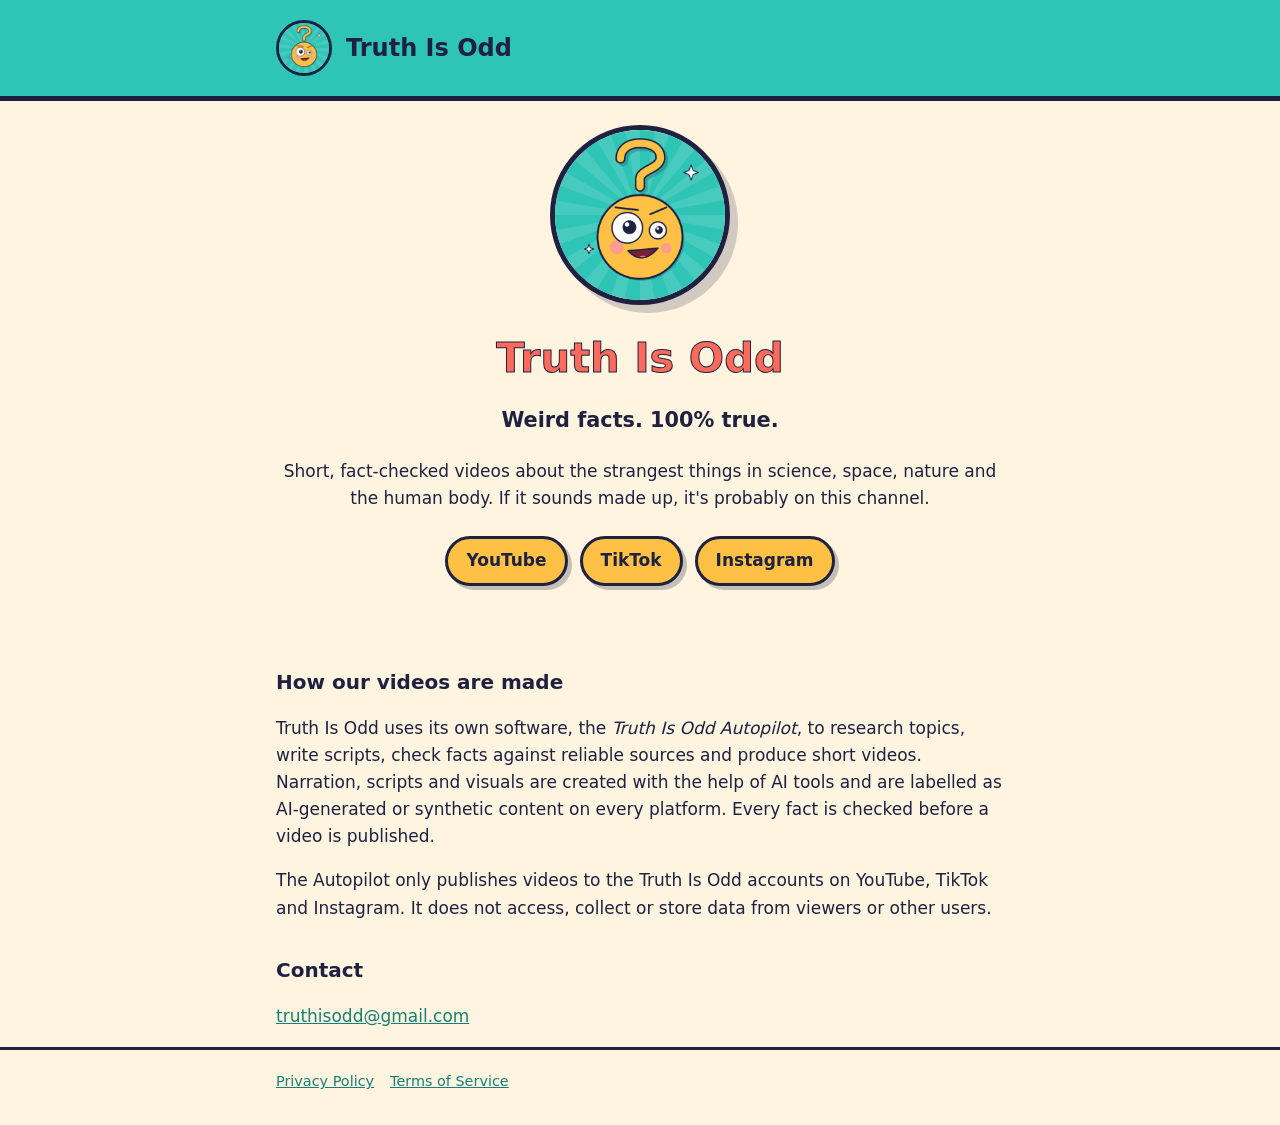
<file: index.html>
<!doctype html>
<html lang="en">
<head>
  <meta charset="utf-8">
  <meta name="viewport" content="width=device-width, initial-scale=1">
  <meta name="google-site-verification" content="doOpTnCGLrpLzcFJTAVJRuRuEAj005qUp5SXHA52Hrc" />
  <title>Truth Is Odd</title>
  <meta name="description" content="Weird facts. 100% true. Short, fact-checked videos about science, space, nature and the human body.">
  <link rel="icon" href="logo-120.png">
  <link rel="stylesheet" href="style.css">
</head>
<body>
  <header><div class="wrap"><img src="logo-120.png" alt=""><a class="brand" href="./">Truth Is Odd</a></div></header>
  <main class="wrap">
    <section class="hero">
      <img src="logo.png" alt="Oddy, the Truth Is Odd mascot">
      <h1>Truth Is Odd</h1>
      <p class="tagline">Weird facts. 100% true.</p>
      <p>Short, fact-checked videos about the strangest things in science, space, nature and the human body.
        If it sounds made up, it's probably on this channel.</p>
      <div class="links">
        <a href="https://www.youtube.com/@truthisodd">YouTube</a>
        <a href="https://www.tiktok.com/@truthisodd">TikTok</a>
        <a href="https://www.instagram.com/truthisodd/">Instagram</a>
      </div>
    </section>

    <h2>How our videos are made</h2>
    <p>Truth Is Odd uses its own software, the <em>Truth Is Odd Autopilot</em>, to research topics, write scripts,
      check facts against reliable sources and produce short videos. Narration, scripts and visuals are created with
      the help of AI tools and are labelled as AI-generated or synthetic content on every platform. Every fact is
      checked before a video is published.</p>
    <p>The Autopilot only publishes videos to the Truth Is Odd accounts on YouTube, TikTok and Instagram. It does not
      access, collect or store data from viewers or other users.</p>

    <h2>Contact</h2>
    <p><a href="mailto:truthisodd@gmail.com">truthisodd@gmail.com</a></p>
  </main>
  <footer><div class="wrap">
    <a href="privacy.html">Privacy Policy</a><a href="terms.html">Terms of Service</a>
  </div></footer>
</body>
</html>
</file>
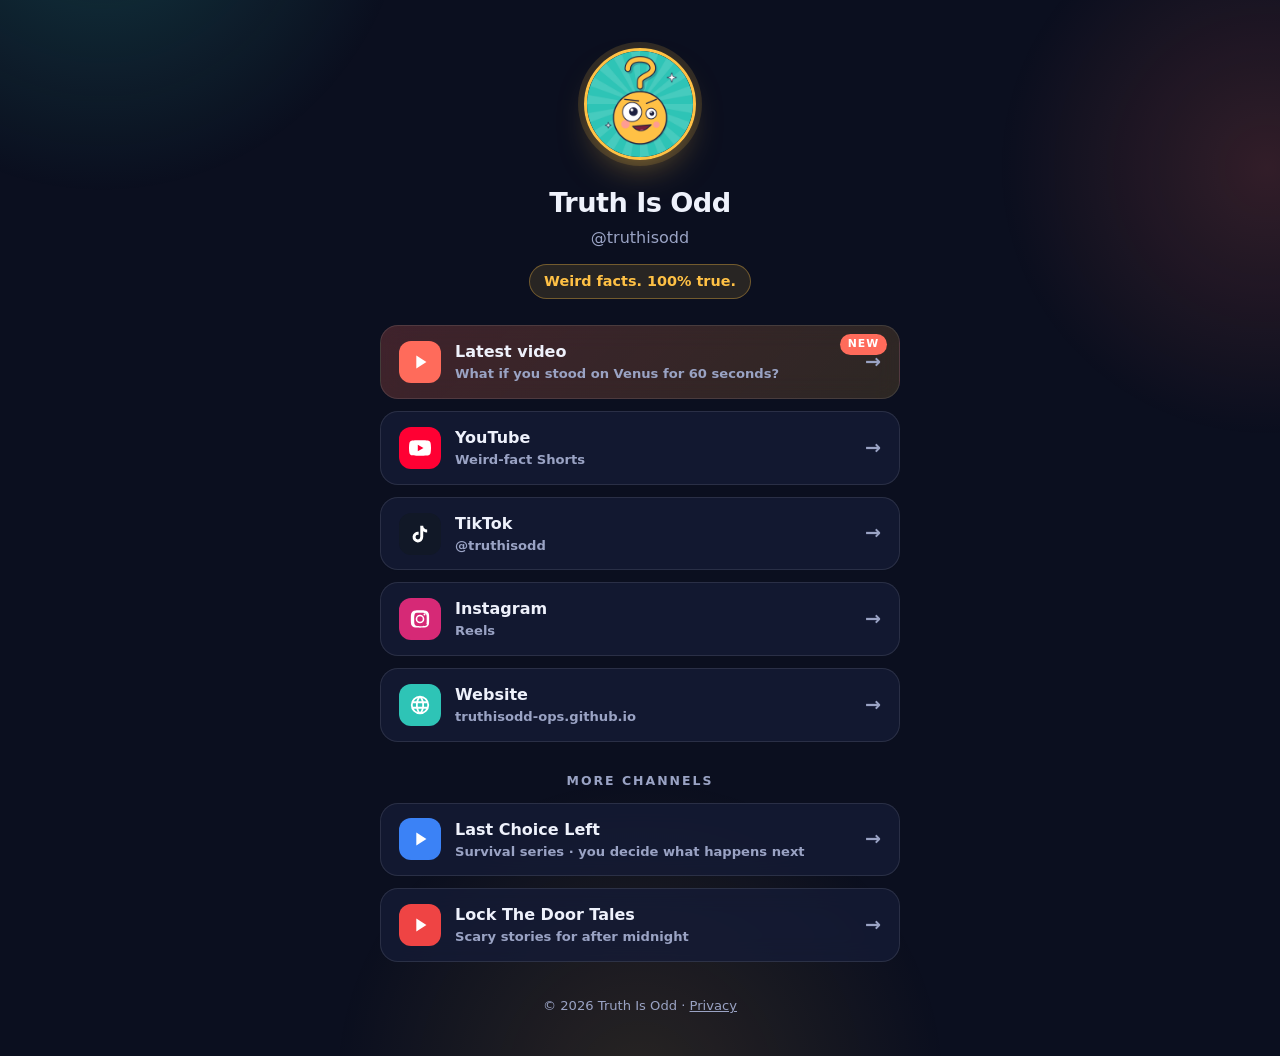
<file: links.html>
<!doctype html>
<html lang="en">
<head>
  <meta charset="utf-8">
  <meta name="viewport" content="width=device-width, initial-scale=1">
  <title>Truth Is Odd · Links</title>
  <meta name="description" content="Weird facts. 100% true. All Truth Is Odd channels in one place.">
  <meta name="theme-color" content="#0b0f1f">
  <link rel="icon" href="logo-120.png">
  <style>
    :root { --bg: #0b0f1f; --card: rgba(21, 28, 54, .78); --line: rgba(255, 255, 255, .1); --text: #eef1fb; --muted: #9aa3c4;
      --teal: #2ec4b6; --mustard: #ffc145; --coral: #ff6b5b; }
    * { box-sizing: border-box; }
    body { margin: 0; min-height: 100vh; background: var(--bg); color: var(--text); overflow-x: hidden;
      font: 16px/1.5 ui-sans-serif, system-ui, -apple-system, "Segoe UI", Roboto, sans-serif; }
    .glow { position: fixed; inset: -20vmax; z-index: -1; pointer-events: none;
      background: radial-gradient(40vmax 40vmax at 20% 10%, rgba(46,196,182,.22), transparent 60%),
                  radial-gradient(35vmax 35vmax at 85% 30%, rgba(255,107,91,.16), transparent 60%),
                  radial-gradient(40vmax 40vmax at 50% 95%, rgba(255,193,69,.12), transparent 60%);
      animation: drift 16s ease-in-out infinite alternate; }
    @keyframes drift { to { transform: translate3d(3vmax, -2vmax, 0) scale(1.06); } }
    main { width: min(520px, 100% - 32px); margin: 0 auto; padding: 48px 0 40px; text-align: center; }
    .avatar { width: 112px; height: 112px; border-radius: 50%; border: 3px solid var(--mustard);
      box-shadow: 0 0 0 6px rgba(255,193,69,.15), 0 18px 40px -18px rgba(255,193,69,.6); animation: bob 5s ease-in-out infinite; }
    @keyframes bob { 50% { transform: translateY(-6px) rotate(-3deg); } }
    h1 { margin: 16px 0 2px; font-size: 1.7rem; letter-spacing: -.02em; }
    .handle { color: var(--muted); margin: 0; }
    .tagline { display: inline-block; margin: 14px 0 26px; padding: 6px 14px; border-radius: 999px; font-weight: 800;
      font-size: .9rem; background: rgba(255,193,69,.12); color: var(--mustard); border: 1px solid rgba(255,193,69,.35); }
    .links { display: grid; gap: 12px; }
    .link { position: relative; display: flex; align-items: center; gap: 14px; padding: 14px 18px; border-radius: 18px;
      background: var(--card); border: 1px solid var(--line); color: var(--text); text-decoration: none; font-weight: 800;
      backdrop-filter: blur(12px); overflow: hidden; opacity: 0; transform: translateY(14px);
      animation: in .6s cubic-bezier(.2,.8,.2,1) forwards; transition: transform .25s, border-color .25s, box-shadow .25s; }
    @keyframes in { to { opacity: 1; transform: none; } }
    .link:hover { transform: translateY(-3px) scale(1.01); border-color: var(--c, var(--teal));
      box-shadow: 0 14px 34px -16px var(--c, var(--teal)); }
    .link::after { content: ""; position: absolute; inset: 0; transform: translateX(-120%);
      background: linear-gradient(100deg, transparent 30%, rgba(255,255,255,.08), transparent 70%); transition: transform .7s; }
    .link:hover::after { transform: translateX(120%); }
    .ico { flex: none; width: 42px; height: 42px; border-radius: 12px; display: grid; place-items: center; background: var(--c, var(--teal)); }
    .ico svg { width: 22px; height: 22px; fill: #fff; }
    .txt { flex: 1; text-align: left; }
    .txt small { display: block; color: var(--muted); font-weight: 600; font-size: .82rem; }
    .arrow { color: var(--muted); font-size: 1.2rem; }
    .featured { --c: var(--coral); background: linear-gradient(135deg, rgba(255,107,91,.22), rgba(255,193,69,.14)); }
    .badge { position: absolute; top: 8px; right: 12px; font-size: .68rem; letter-spacing: .08em; text-transform: uppercase;
      padding: 2px 8px; border-radius: 999px; background: var(--coral); color: #fff; }
    .soon { opacity: .55; pointer-events: none; border-style: dashed; }
    h2 { margin: 30px 0 12px; font-size: .78rem; letter-spacing: .16em; text-transform: uppercase; color: var(--muted); }
    footer { margin-top: 34px; color: var(--muted); font-size: .82rem; }
    footer a { color: var(--muted); }
    @media (prefers-reduced-motion: reduce) { *, *::before, *::after { animation: none !important; transition: none !important; }
      .link { opacity: 1; transform: none; } }
  </style>
</head>
<body>
  <div class="glow" aria-hidden="true"></div>
  <main>
    <img class="avatar" src="logo.png" alt="Oddy, the Truth Is Odd mascot">
    <h1>Truth Is Odd</h1>
    <p class="handle">@truthisodd</p>
    <span class="tagline">Weird facts. 100% true.</span>

    <div class="links" id="links"></div>
    <h2>More channels</h2>
    <div class="links" id="channels"></div>

    <footer>© 2026 Truth Is Odd · <a href="privacy.html">Privacy</a></footer>
  </main>

  <script>
    // Hier pflegen: neue Videos, Plattformen und Kanäle. Ein Eintrag = ein Knopf.
    const LATEST = { title: "What if you stood on Venus for 60 seconds?", url: "https://youtube.com/shorts/1AzE578n-ug" };
    const LINKS = [
      { name: "YouTube", sub: "Weird-fact Shorts", url: "https://www.youtube.com/@truthisodd", color: "#ff0033", icon: "yt" },
      { name: "TikTok", sub: "@truthisodd", url: "https://www.tiktok.com/@truthisodd", color: "#111827", icon: "tt" },
      { name: "Instagram", sub: "Reels", url: "https://www.instagram.com/truthisodd/", color: "#d62976", icon: "ig" },
      { name: "Website", sub: "truthisodd-ops.github.io", url: "./", color: "#2ec4b6", icon: "web" },
    ];
    const CHANNELS = [  // weitere Kanäle: { name, sub, url, color, icon } ohne soon:true sobald online
      { name: "Last Choice Left", sub: "Survival series · you decide what happens next", url: "https://www.youtube.com/@lastchoiceleft", color: "#3b82f6", icon: "play" },
      { name: "Lock The Door Tales", sub: "Scary stories for after midnight", url: "https://www.youtube.com/@lockthedoortales", color: "#ef4444", icon: "play" },
    ];
    const ICONS = {
      yt: '<path d="M23.5 6.2a3 3 0 0 0-2.1-2.1C19.5 3.6 12 3.6 12 3.6s-7.5 0-9.4.5A3 3 0 0 0 .5 6.2 31 31 0 0 0 0 12a31 31 0 0 0 .5 5.8 3 3 0 0 0 2.1 2.1c1.9.5 9.4.5 9.4.5s7.5 0 9.4-.5a3 3 0 0 0 2.1-2.1A31 31 0 0 0 24 12a31 31 0 0 0-.5-5.8zM9.6 15.6V8.4l6.2 3.6-6.2 3.6z"/>',
      tt: '<path d="M16.6 5.8A4.3 4.3 0 0 1 15.5 3h-3.2v12.4a2.6 2.6 0 1 1-2.6-2.6c.3 0 .5 0 .8.1V9.6a5.8 5.8 0 1 0 5 5.8V9a7.4 7.4 0 0 0 4.3 1.4V7.2a4.3 4.3 0 0 1-3.2-1.4z"/>',
      ig: '<path d="M12 7.3A4.7 4.7 0 1 0 16.7 12 4.7 4.7 0 0 0 12 7.3zm0 7.7a3 3 0 1 1 3-3 3 3 0 0 1-3 3zm6-7.9a1.1 1.1 0 1 1-1.1-1.1A1.1 1.1 0 0 1 18 7.1zM21.9 8a5.4 5.4 0 0 0-1.5-3.9A5.4 5.4 0 0 0 16.5 2.6C15 2.5 9 2.5 7.5 2.6A5.4 5.4 0 0 0 3.6 4.1 5.4 5.4 0 0 0 2.1 8C2 9.5 2 14.5 2.1 16a5.4 5.4 0 0 0 1.5 3.9 5.4 5.4 0 0 0 3.9 1.5c1.5.1 7.5.1 9 0a5.4 5.4 0 0 0 3.9-1.5 5.4 5.4 0 0 0 1.5-3.9c.1-1.5.1-6.5 0-8zm-2 9.7a3 3 0 0 1-1.7 1.7c-1.2.5-4 .4-5.2.4s-4 .1-5.2-.4a3 3 0 0 1-1.7-1.7c-.5-1.2-.4-4-.4-5.2s-.1-4 .4-5.2A3 3 0 0 1 6.8 5.6C8 5.1 10.8 5.2 12 5.2s4-.1 5.2.4a3 3 0 0 1 1.7 1.7c.5 1.2.4 4 .4 5.2s.1 4-.4 5.2z"/>',
      web: '<path d="M12 2a10 10 0 1 0 10 10A10 10 0 0 0 12 2zm6.9 6h-3a15.7 15.7 0 0 0-1.4-3.6A8 8 0 0 1 18.9 8zM12 4a14 14 0 0 1 1.9 4h-3.8A14 14 0 0 1 12 4zM4.3 14a8.2 8.2 0 0 1 0-4h3.4a16.5 16.5 0 0 0 0 4zm.8 2h3a15.7 15.7 0 0 0 1.4 3.6A8 8 0 0 1 5.1 16zm3-8h-3a8 8 0 0 1 4.4-3.6A15.7 15.7 0 0 0 8.1 8zM12 20a14 14 0 0 1-1.9-4h3.8A14 14 0 0 1 12 20zm2.3-6H9.7a14.7 14.7 0 0 1 0-4h4.6a14.7 14.7 0 0 1 0 4zm.2 5.6a15.7 15.7 0 0 0 1.4-3.6h3a8 8 0 0 1-4.4 3.6zm1.8-5.6a16.5 16.5 0 0 0 0-4h3.4a8.2 8.2 0 0 1 0 4z"/>',
      play: '<path d="M8 5v14l11-7z"/>',
      plus: '<path d="M11 5h2v14h-2zM5 11h14v2H5z"/>',
    };
    const card = (l, i, extra = "") => `<a class="link ${extra}${l.soon ? " soon" : ""}" href="${l.url}" style="--c:${l.color};animation-delay:${i * 70}ms"
      ${l.url.startsWith("http") ? 'target="_blank" rel="noopener"' : ""}>
      <span class="ico"><svg viewBox="0 0 24 24" aria-hidden="true">${ICONS[l.icon] || ""}</svg></span>
      <span class="txt">${l.name}<small>${l.sub}</small></span><span class="arrow">${l.soon ? "" : "→"}</span></a>`;
    document.getElementById("links").innerHTML =
      `<a class="link featured" href="${LATEST.url}" target="_blank" rel="noopener" style="animation-delay:0ms">
        <span class="badge">New</span><span class="ico"><svg viewBox="0 0 24 24" aria-hidden="true">${ICONS.play}</svg></span>
        <span class="txt">Latest video<small>${LATEST.title}</small></span><span class="arrow">→</span></a>` +
      LINKS.map((l, i) => card(l, i + 1)).join("");
    document.getElementById("channels").innerHTML = CHANNELS.map((l, i) => card(l, i + LINKS.length + 1)).join("");
  </script>
</body>
</html>
</file>
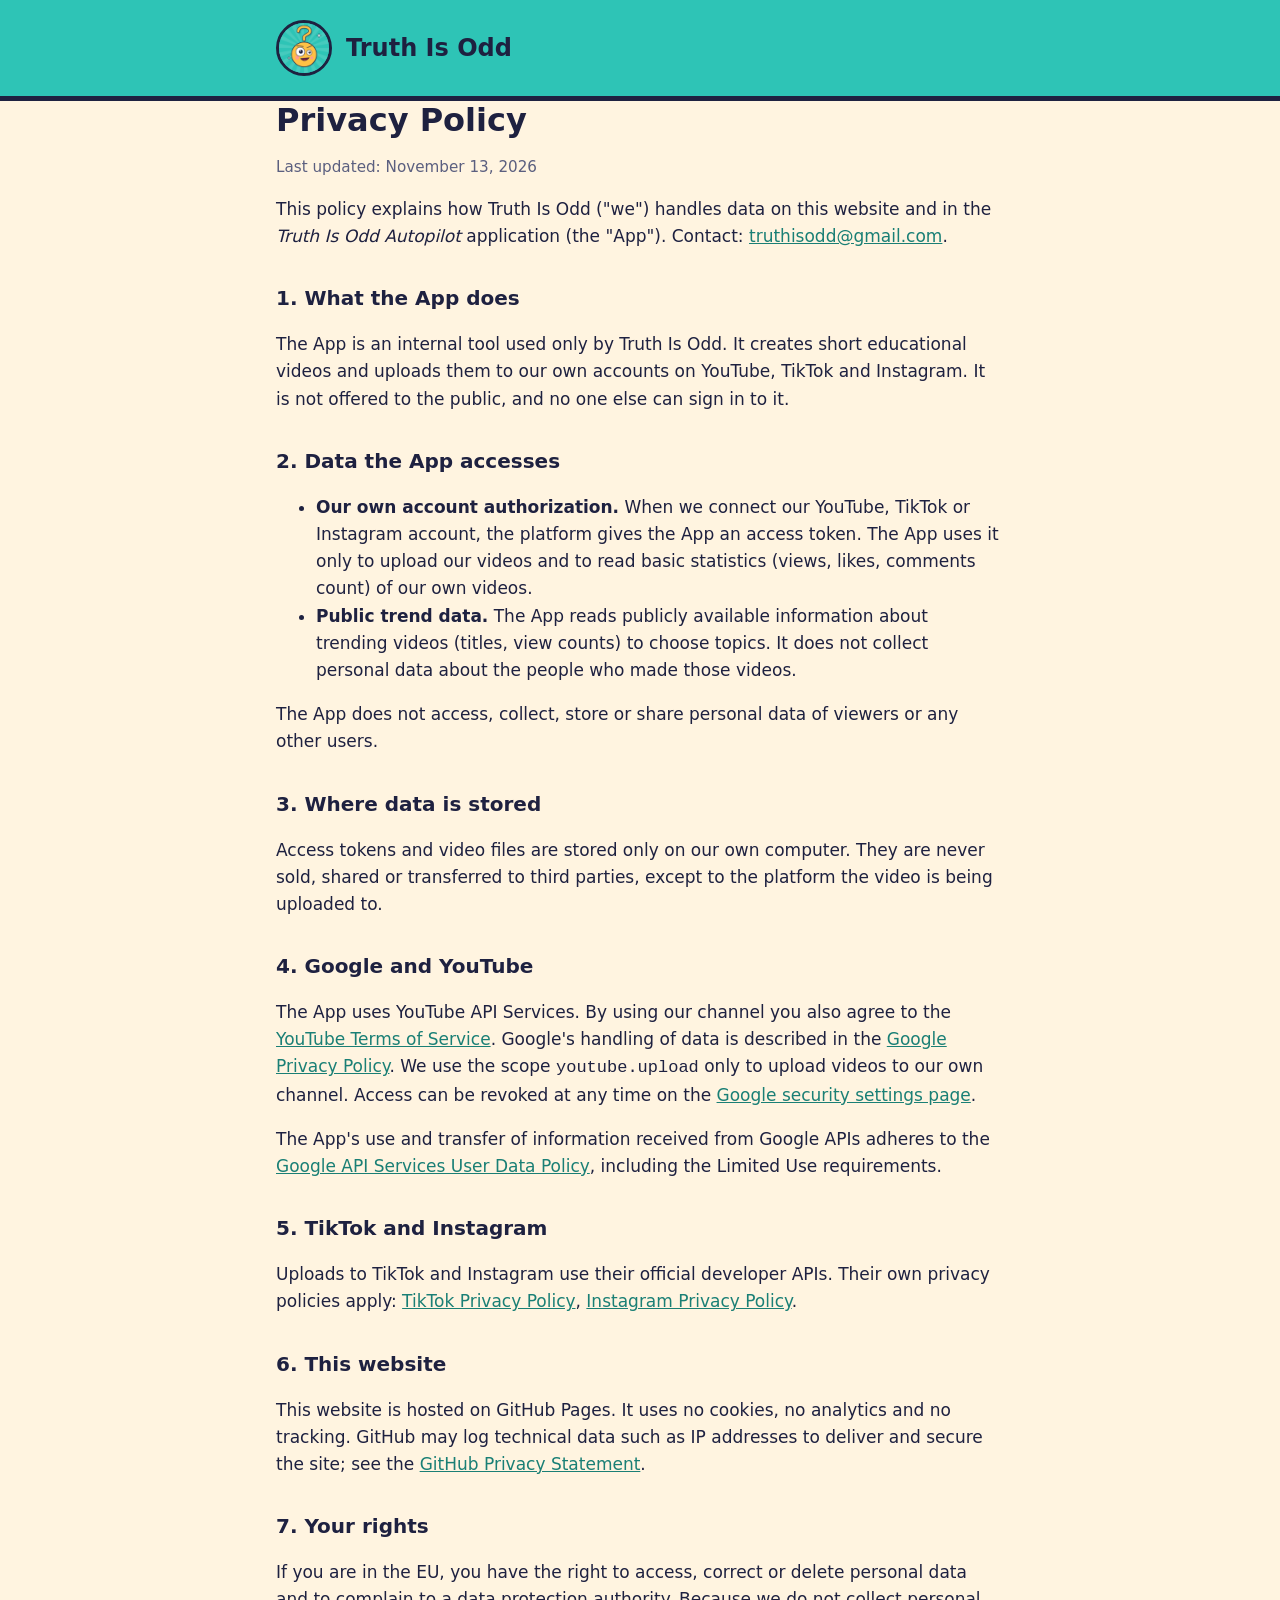
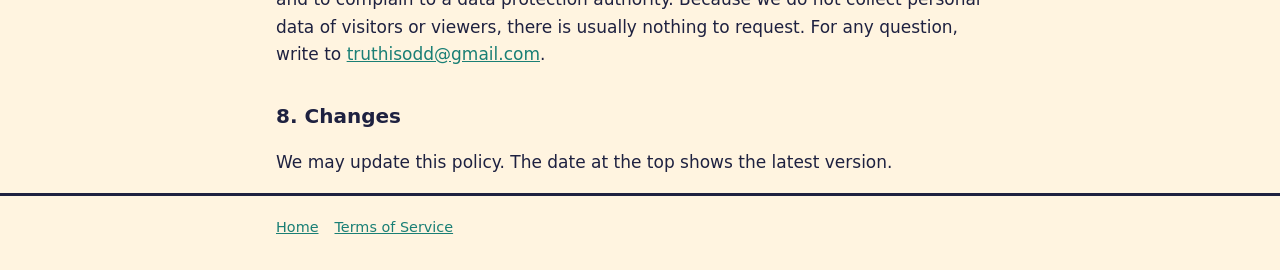
<file: privacy.html>
<!doctype html>
<html lang="en">
<head>
  <meta charset="utf-8">
  <meta name="viewport" content="width=device-width, initial-scale=1">
  <title>Privacy Policy · Truth Is Odd</title>
  <link rel="icon" href="logo-120.png">
  <link rel="stylesheet" href="style.css">
</head>
<body>
  <header><div class="wrap"><img src="logo-120.png" alt=""><a class="brand" href="./">Truth Is Odd</a></div></header>
  <main class="wrap">
    <h1>Privacy Policy</h1>
    <p class="muted">Last updated: November 13, 2026</p>

    <p>This policy explains how Truth Is Odd ("we") handles data on this website and in the
      <em>Truth Is Odd Autopilot</em> application (the "App"). Contact:
      <a href="mailto:truthisodd@gmail.com">truthisodd@gmail.com</a>.</p>

    <h2>1. What the App does</h2>
    <p>The App is an internal tool used only by Truth Is Odd. It creates short educational videos and uploads them to
      our own accounts on YouTube, TikTok and Instagram. It is not offered to the public, and no one else can sign in
      to it.</p>

    <h2>2. Data the App accesses</h2>
    <ul>
      <li><strong>Our own account authorization.</strong> When we connect our YouTube, TikTok or Instagram account,
        the platform gives the App an access token. The App uses it only to upload our videos and to read basic
        statistics (views, likes, comments count) of our own videos.</li>
      <li><strong>Public trend data.</strong> The App reads publicly available information about trending videos
        (titles, view counts) to choose topics. It does not collect personal data about the people who made those
        videos.</li>
    </ul>
    <p>The App does not access, collect, store or share personal data of viewers or any other users.</p>

    <h2>3. Where data is stored</h2>
    <p>Access tokens and video files are stored only on our own computer. They are never sold, shared or transferred
      to third parties, except to the platform the video is being uploaded to.</p>

    <h2>4. Google and YouTube</h2>
    <p>The App uses YouTube API Services. By using our channel you also agree to the
      <a href="https://www.youtube.com/t/terms">YouTube Terms of Service</a>. Google's handling of data is described
      in the <a href="https://policies.google.com/privacy">Google Privacy Policy</a>. We use the scope
      <code>youtube.upload</code> only to upload videos to our own channel. Access can be revoked at any time on the
      <a href="https://security.google.com/settings/security/permissions">Google security settings page</a>.</p>
    <p>The App's use and transfer of information received from Google APIs adheres to the
      <a href="https://developers.google.com/terms/api-services-user-data-policy">Google API Services User Data
      Policy</a>, including the Limited Use requirements.</p>

    <h2>5. TikTok and Instagram</h2>
    <p>Uploads to TikTok and Instagram use their official developer APIs. Their own privacy policies apply:
      <a href="https://www.tiktok.com/legal/privacy-policy">TikTok Privacy Policy</a>,
      <a href="https://privacycenter.instagram.com/policy">Instagram Privacy Policy</a>.</p>

    <h2>6. This website</h2>
    <p>This website is hosted on GitHub Pages. It uses no cookies, no analytics and no tracking. GitHub may log
      technical data such as IP addresses to deliver and secure the site; see the
      <a href="https://docs.github.com/en/site-policy/privacy-policies/github-general-privacy-statement">GitHub
      Privacy Statement</a>.</p>

    <h2>7. Your rights</h2>
    <p>If you are in the EU, you have the right to access, correct or delete personal data and to complain to a data
      protection authority. Because we do not collect personal data of visitors or viewers, there is usually nothing
      to request. For any question, write to <a href="mailto:truthisodd@gmail.com">truthisodd@gmail.com</a>.</p>

    <h2>8. Changes</h2>
    <p>We may update this policy. The date at the top shows the latest version.</p>
  </main>
  <footer><div class="wrap">
    <a href="./">Home</a><a href="terms.html">Terms of Service</a>
  </div></footer>
</body>
</html>
</file>
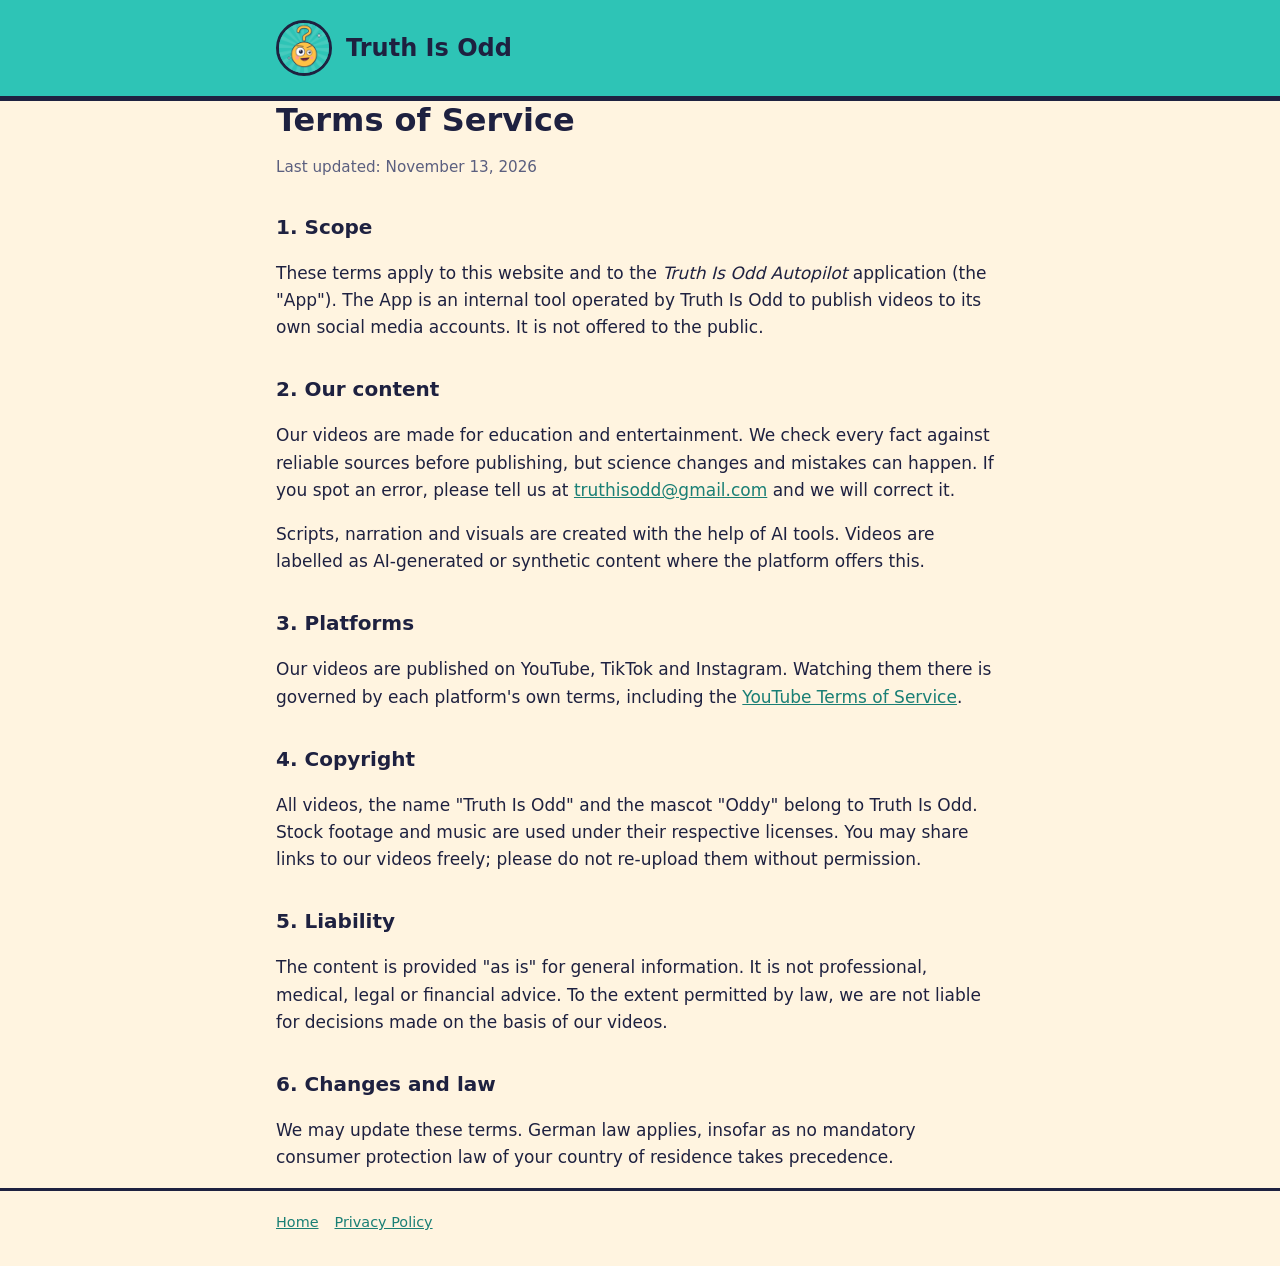
<file: terms.html>
<!doctype html>
<html lang="en">
<head>
  <meta charset="utf-8">
  <meta name="viewport" content="width=device-width, initial-scale=1">
  <title>Terms of Service · Truth Is Odd</title>
  <link rel="icon" href="logo-120.png">
  <link rel="stylesheet" href="style.css">
</head>
<body>
  <header><div class="wrap"><img src="logo-120.png" alt=""><a class="brand" href="./">Truth Is Odd</a></div></header>
  <main class="wrap">
    <h1>Terms of Service</h1>
    <p class="muted">Last updated: November 13, 2026</p>

    <h2>1. Scope</h2>
    <p>These terms apply to this website and to the <em>Truth Is Odd Autopilot</em> application (the "App"). The App
      is an internal tool operated by Truth Is Odd to publish videos to its own social media accounts. It is not
      offered to the public.</p>

    <h2>2. Our content</h2>
    <p>Our videos are made for education and entertainment. We check every fact against reliable sources before
      publishing, but science changes and mistakes can happen. If you spot an error, please tell us at
      <a href="mailto:truthisodd@gmail.com">truthisodd@gmail.com</a> and we will correct it.</p>
    <p>Scripts, narration and visuals are created with the help of AI tools. Videos are labelled as AI-generated or
      synthetic content where the platform offers this.</p>

    <h2>3. Platforms</h2>
    <p>Our videos are published on YouTube, TikTok and Instagram. Watching them there is governed by each platform's
      own terms, including the <a href="https://www.youtube.com/t/terms">YouTube Terms of Service</a>.</p>

    <h2>4. Copyright</h2>
    <p>All videos, the name "Truth Is Odd" and the mascot "Oddy" belong to Truth Is Odd. Stock footage and music are
      used under their respective licenses. You may share links to our videos freely; please do not re-upload them
      without permission.</p>

    <h2>5. Liability</h2>
    <p>The content is provided "as is" for general information. It is not professional, medical, legal or financial
      advice. To the extent permitted by law, we are not liable for decisions made on the basis of our videos.</p>

    <h2>6. Changes and law</h2>
    <p>We may update these terms. German law applies, insofar as no mandatory consumer protection law of your country
      of residence takes precedence.</p>
  </main>
  <footer><div class="wrap">
    <a href="./">Home</a><a href="privacy.html">Privacy Policy</a>
  </div></footer>
</body>
</html>
</file>
<file: style.css>
:root {
  --ink: #1e2140;
  --paper: #fff4e0;
  --teal: #2ec4b6;
  --coral: #ff6b5b;
  --mustard: #ffc145;
  --muted: #5b5f7f;
}

* { box-sizing: border-box; }

body {
  margin: 0;
  background: var(--paper);
  color: var(--ink);
  font: 17px/1.6 system-ui, -apple-system, "Segoe UI", Roboto, sans-serif;
}

header {
  background: var(--teal);
  border-bottom: 5px solid var(--ink);
  padding: 20px 16px;
}

header .wrap { display: flex; align-items: center; gap: 14px; }
header img { width: 56px; height: 56px; border-radius: 50%; border: 3px solid var(--ink); }
header a.brand { color: var(--ink); text-decoration: none; font-weight: 900; font-size: 1.5rem; }

.wrap { max-width: 760px; margin: 0 auto; padding: 0 16px; }

main { padding: 32px 0 48px; }

h1 { font-size: 2rem; line-height: 1.2; margin: 0 0 8px; }
h2 { font-size: 1.25rem; margin: 32px 0 8px; }
p, li { color: var(--ink); }
.muted { color: var(--muted); font-size: 0.95rem; }

a { color: #1a7f75; }

.hero { text-align: center; padding: 24px 0; }
.hero img { width: 180px; height: 180px; border-radius: 50%; border: 5px solid var(--ink); box-shadow: 8px 8px 0 rgba(30, 33, 64, .2); }
.hero h1 { font-size: 2.6rem; color: var(--coral); -webkit-text-stroke: 1px var(--ink); margin-top: 20px; }
.tagline { font-size: 1.3rem; font-weight: 700; }

.links { display: flex; flex-wrap: wrap; justify-content: center; gap: 12px; margin: 24px 0; }
.links a {
  background: var(--mustard);
  color: var(--ink);
  border: 3px solid var(--ink);
  border-radius: 999px;
  padding: 8px 18px;
  font-weight: 800;
  text-decoration: none;
  box-shadow: 4px 4px 0 rgba(30, 33, 64, .25);
}

footer {
  border-top: 3px solid var(--ink);
  padding: 20px 16px 32px;
  font-size: 0.9rem;
}
footer a { margin-right: 16px; }
</file>
